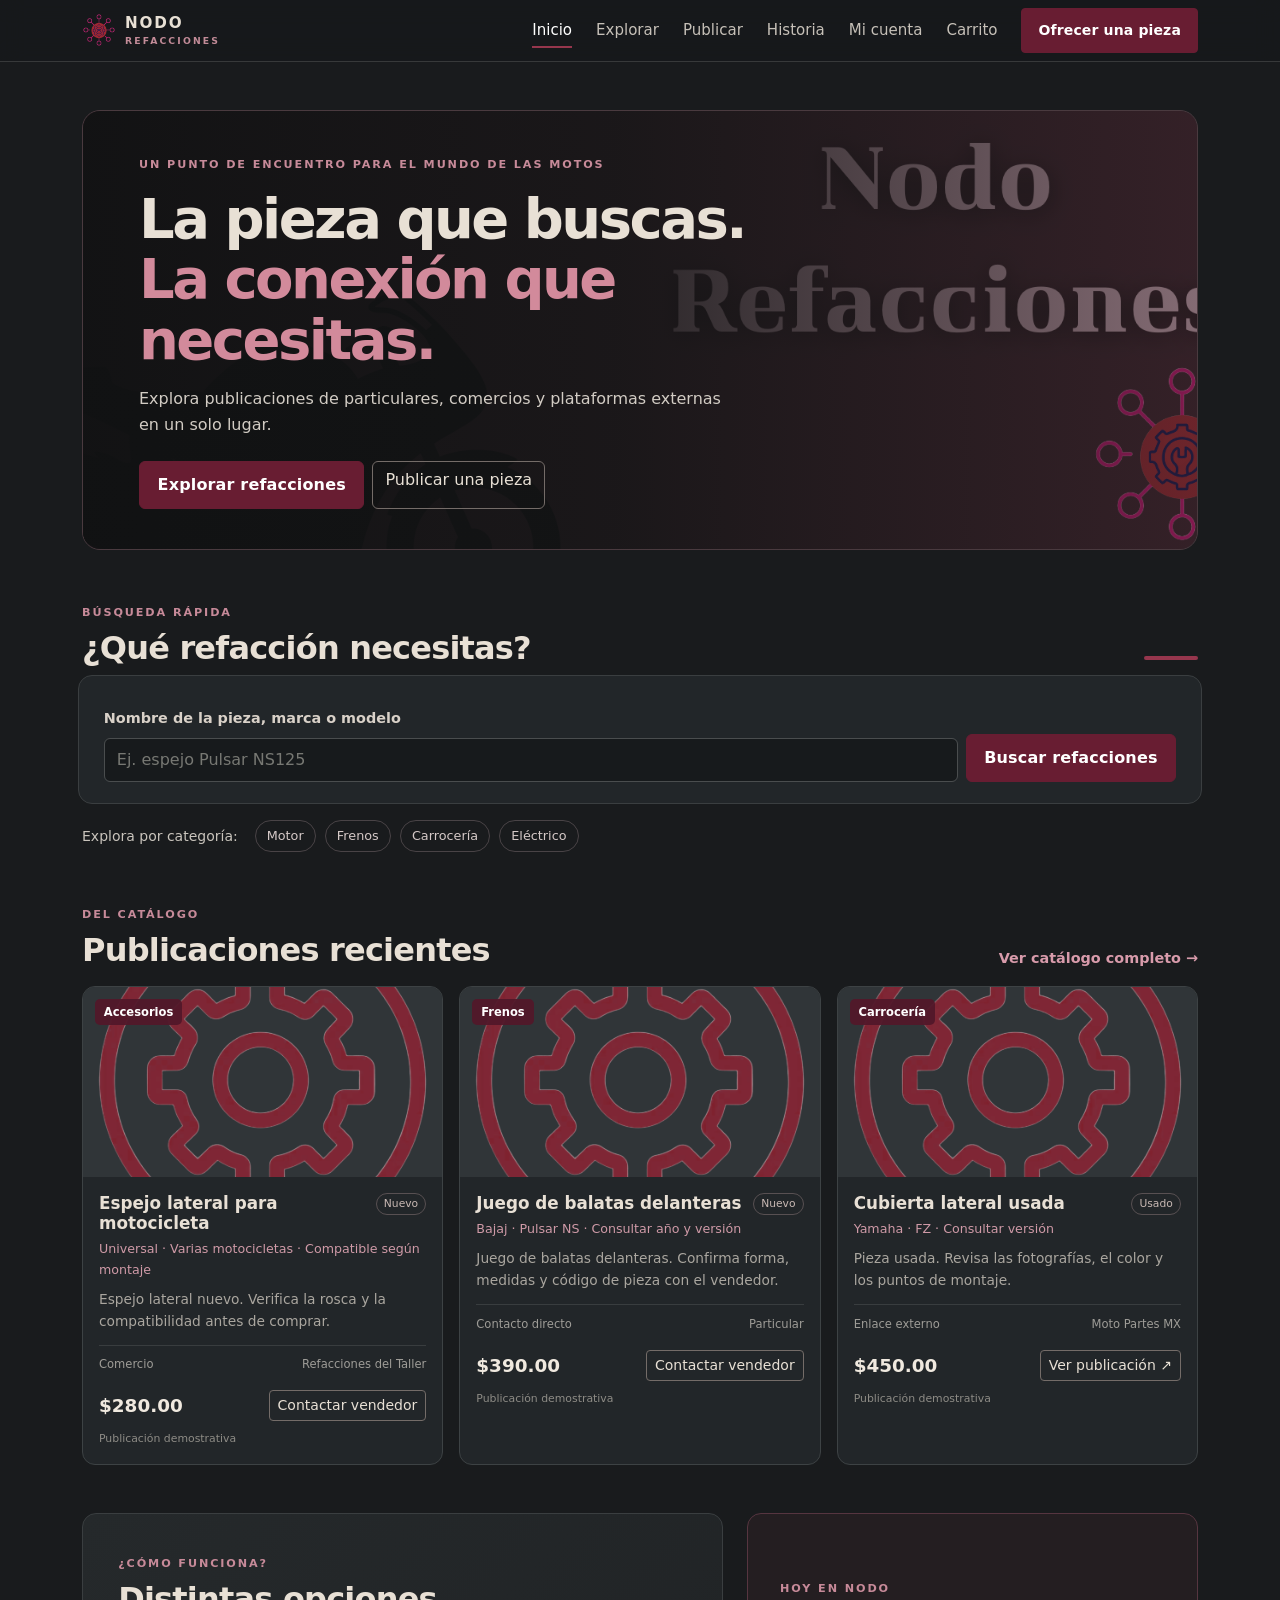
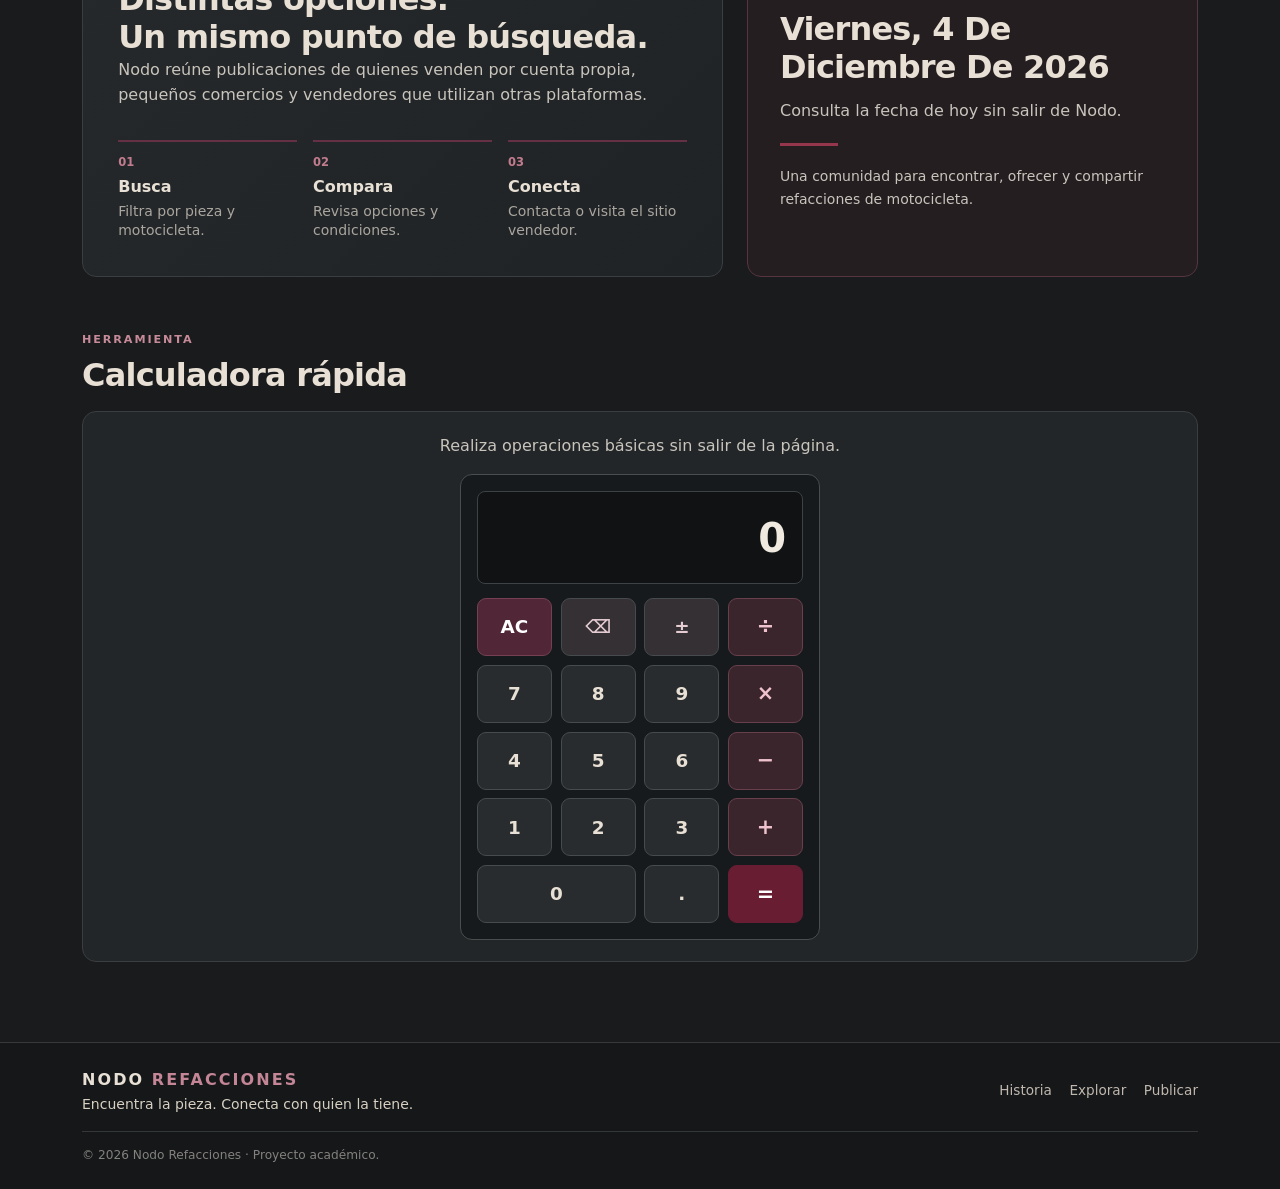
<file: index.html>
<!doctype html>
<html lang="es">
<head>
    <meta charset="utf-8">
    <meta name="viewport" content="width=device-width, initial-scale=1">
    <meta name="description" content="Nodo Refacciones conecta a personas que buscan y ofrecen refacciones para motocicletas.">
    <title>Nodo Refacciones | Inicio</title>
    <link rel="icon" type="image/svg+xml" href="assets/img/favicon_nodo.png">
    <link href="https://cdn.jsdelivr.net/npm/bootstrap@5.3.8/dist/css/bootstrap.min.css" rel="stylesheet" integrity="sha384-sRIl4kxILFvY47J16cr9ZwB07vP4J8+LH7qKQnuqkuIAvNWLzeN8tE5YBujZqJLB" crossorigin="anonymous">
    <link rel="stylesheet" href="css/styles.css">
</head>
<body>
    <a class="skip-link" href="#contenido">Saltar al contenido</a>

    <nav class="navbar navbar-expand-lg navbar-dark site-navbar sticky-top">
        <div class="container">
            <a class="navbar-brand brand-lockup" href="index.html">
                <img src="assets/img/favicon_nodo.png" alt="" width="34" height="34">
                <span>NODO <small>REFACCIONES</small></span>
            </a>
            <button class="navbar-toggler" type="button" data-bs-toggle="collapse" data-bs-target="#menuPrincipal" aria-controls="menuPrincipal" aria-expanded="false" aria-label="Abrir menú">
                <span class="navbar-toggler-icon"></span>
            </button>
            <div class="collapse navbar-collapse" id="menuPrincipal">
                <ul class="navbar-nav ms-auto align-items-lg-center gap-lg-2">
                    <li class="nav-item"><a class="nav-link active" aria-current="page" href="index.html">Inicio</a></li>
                    <li class="nav-item"><a class="nav-link" href="catalogo.html">Explorar</a></li>
                    <li class="nav-item"><a class="nav-link" href="publicar.html">Publicar</a></li>
                    <li class="nav-item"><a class="nav-link" href="historia.html">Historia</a></li>
                    <li class="nav-item"><a class="nav-link" href="cuenta.html" data-account-link>Mi cuenta</a></li><li class="nav-item"><a class="nav-link" href="carrito.html">Carrito <span class="badge text-bg-secondary d-none" data-carrito-contador>0</span></a></li>
                    <li class="nav-item ms-lg-2"><a class="btn btn-crimson btn-sm px-3" href="publicar.html">Ofrecer una pieza</a></li>
                </ul>
            </div>
        </div>
    </nav>

    <main id="contenido">
        <section class="container py-4 py-lg-5">
            <div class="hero-banner">
                <img src="assets/img/banner_nodo.png" alt="" class="hero-banner-img">
                <div class="hero-banner-shade"></div>
                <div class="hero-content">
                    <span class="eyebrow">Un punto de encuentro para el mundo de las motos</span>
                    <h1>La pieza que buscas.<br><span>La conexión que necesitas.</span></h1>
                    <p>Explora publicaciones de particulares, comercios y plataformas externas en un solo lugar.</p>
                    <div class="d-flex flex-wrap gap-2">
                        <a class="btn btn-crimson" href="catalogo.html">Explorar refacciones</a>
                        <a class="btn btn-outline-light" href="publicar.html">Publicar una pieza</a>
                    </div>
                </div>
            </div>
        </section>

        <section class="container pb-5">
            <div class="section-heading mb-3">
                <div>
                    <span class="eyebrow">Búsqueda rápida</span>
                    <h2>¿Qué refacción necesitas?</h2>
                </div>
                <span class="section-mark" aria-hidden="true"></span>
            </div>
            <form class="search-panel row g-2 align-items-end" action="catalogo.html" method="get">
                <div class="col-12 col-md">
                    <label class="form-label" for="busquedaInicio">Nombre de la pieza, marca o modelo</label>
                    <input class="form-control" type="search" id="busquedaInicio" name="q" placeholder="Ej. espejo Pulsar NS125">
                </div>
                <div class="col-12 col-md-auto">
                    <button class="btn btn-crimson w-100" type="submit">Buscar refacciones</button>
                </div>
            </form>
            <div class="quick-categories mt-3">
                <span class="text-muted small me-2">Explora por categoría:</span>
                <a href="catalogo.html?categoria=Motor">Motor</a>
                <a href="catalogo.html?categoria=Frenos">Frenos</a>
                <a href="catalogo.html?categoria=Carrocería">Carrocería</a>
                <a href="catalogo.html?categoria=Eléctrico">Eléctrico</a>
            </div>
        </section>

        <section class="container pb-5">
            <div class="section-heading mb-3">
                <div>
                    <span class="eyebrow">Del catálogo</span>
                    <h2>Publicaciones recientes</h2>
                </div>
                <a class="text-link" href="catalogo.html">Ver catálogo completo <span aria-hidden="true">→</span></a>
            </div>
            <div class="row g-3" id="publicacionesRecientes">
                <div class="col-12"><p class="text-muted">Cargando publicaciones…</p></div>
            </div>
        </section>

        <section class="container pb-5">
            <div class="row g-4 align-items-stretch">
                <div class="col-lg-7">
                    <div class="feature-panel h-100">
                        <span class="eyebrow">¿Cómo funciona?</span>
                        <h2>Distintas opciones.<br>Un mismo punto de búsqueda.</h2>
                        <p class="text-muted">Nodo reúne publicaciones de quienes venden por cuenta propia, pequeños comercios y vendedores que utilizan otras plataformas.</p>
                        <div class="row g-3 mt-2">
                            <div class="col-sm-4"><div class="mini-feature"><span>01</span><strong>Busca</strong><small>Filtra por pieza y motocicleta.</small></div></div>
                            <div class="col-sm-4"><div class="mini-feature"><span>02</span><strong>Compara</strong><small>Revisa opciones y condiciones.</small></div></div>
                            <div class="col-sm-4"><div class="mini-feature"><span>03</span><strong>Conecta</strong><small>Contacta o visita el sitio vendedor.</small></div></div>
                        </div>
                    </div>
                </div>
                <div class="col-lg-5">
                    <div class="date-panel h-100">
                        <span class="eyebrow">Hoy en Nodo</span>
                        <h2 id="fechaActual">Consultando fecha…</h2>
                        <p class="text-muted mb-0">Consulta la fecha de hoy sin salir de Nodo.</p>
                        <div class="date-rule"></div>
                        <p class="small text-muted mb-0">Una comunidad para encontrar, ofrecer y compartir refacciones de motocicleta.</p>
                    </div>
                </div>
            </div>
        </section>

        <section class="container pb-5">
            <div class="section-heading mb-3">
                <div>
                    <span class="eyebrow">Herramienta</span>
                    <h2>Calculadora rápida</h2>
                </div>
            </div>
            <div class="calculator-panel">
                <p class="text-muted text-center">Realiza operaciones básicas sin salir de la página.</p>
                <div class="calculator-widget" id="calculadora" aria-label="Calculadora básica">
                    <output class="calculator-display" id="calculadoraPantalla" aria-live="polite" aria-atomic="true">0</output>
                    <div class="calculator-keys">
                        <button class="calculator-key calculator-key-clear" type="button" data-calculator-action="clear" aria-label="Borrar todo">AC</button>
                        <button class="calculator-key calculator-key-utility" type="button" data-calculator-action="backspace" aria-label="Borrar último dígito">⌫</button>
                        <button class="calculator-key calculator-key-utility" type="button" data-calculator-action="sign" aria-label="Cambiar signo">±</button>
                        <button class="calculator-key calculator-key-operator" type="button" data-calculator-operator="/" aria-label="Dividir">÷</button>

                        <button class="calculator-key" type="button" data-calculator-digit="7">7</button>
                        <button class="calculator-key" type="button" data-calculator-digit="8">8</button>
                        <button class="calculator-key" type="button" data-calculator-digit="9">9</button>
                        <button class="calculator-key calculator-key-operator" type="button" data-calculator-operator="*" aria-label="Multiplicar">×</button>

                        <button class="calculator-key" type="button" data-calculator-digit="4">4</button>
                        <button class="calculator-key" type="button" data-calculator-digit="5">5</button>
                        <button class="calculator-key" type="button" data-calculator-digit="6">6</button>
                        <button class="calculator-key calculator-key-operator" type="button" data-calculator-operator="-" aria-label="Restar">−</button>

                        <button class="calculator-key" type="button" data-calculator-digit="1">1</button>
                        <button class="calculator-key" type="button" data-calculator-digit="2">2</button>
                        <button class="calculator-key" type="button" data-calculator-digit="3">3</button>
                        <button class="calculator-key calculator-key-operator" type="button" data-calculator-operator="+" aria-label="Sumar">+</button>

                        <button class="calculator-key calculator-key-zero" type="button" data-calculator-digit="0">0</button>
                        <button class="calculator-key" type="button" data-calculator-action="decimal" aria-label="Punto decimal">.</button>
                        <button class="calculator-key calculator-key-equals" type="button" data-calculator-action="equals" aria-label="Calcular resultado">=</button>
                    </div>
                </div>
            </div>
        </section>
    </main>

    <footer class="site-footer">
        <div class="container py-4">
            <div class="row g-3 align-items-center">
                <div class="col-md">
                    <a class="footer-brand" href="index.html">NODO <span>REFACCIONES</span></a>
                    <p class="small footer-tagline mb-0">Encuentra la pieza. Conecta con quien la tiene.</p>
                </div>
                <div class="col-md-auto footer-links">
                    <a href="historia.html">Historia</a>
                    <a href="catalogo.html">Explorar</a>
                    <a href="publicar.html">Publicar</a>
                </div>
                <div class="col-12"><div class="footer-bottom">© <span class="current-year"></span> Nodo Refacciones · Proyecto académico.</div></div>
            </div>
        </div>
    </footer>

    <script src="https://cdn.jsdelivr.net/npm/bootstrap@5.3.8/dist/js/bootstrap.bundle.min.js" integrity="sha384-FKyoEForCGlyvwx9Hj09JcYn3nv7wiPVlz7YYwJrWVcXK/BmnVDxM+D2scQbITxI" crossorigin="anonymous"></script>
    <script src="js/data.js"></script>
    <script src="js/main.js"></script><script src="js/auth.js"></script>
    <script src="js/home.js"></script>
</body>
</html>
</file>
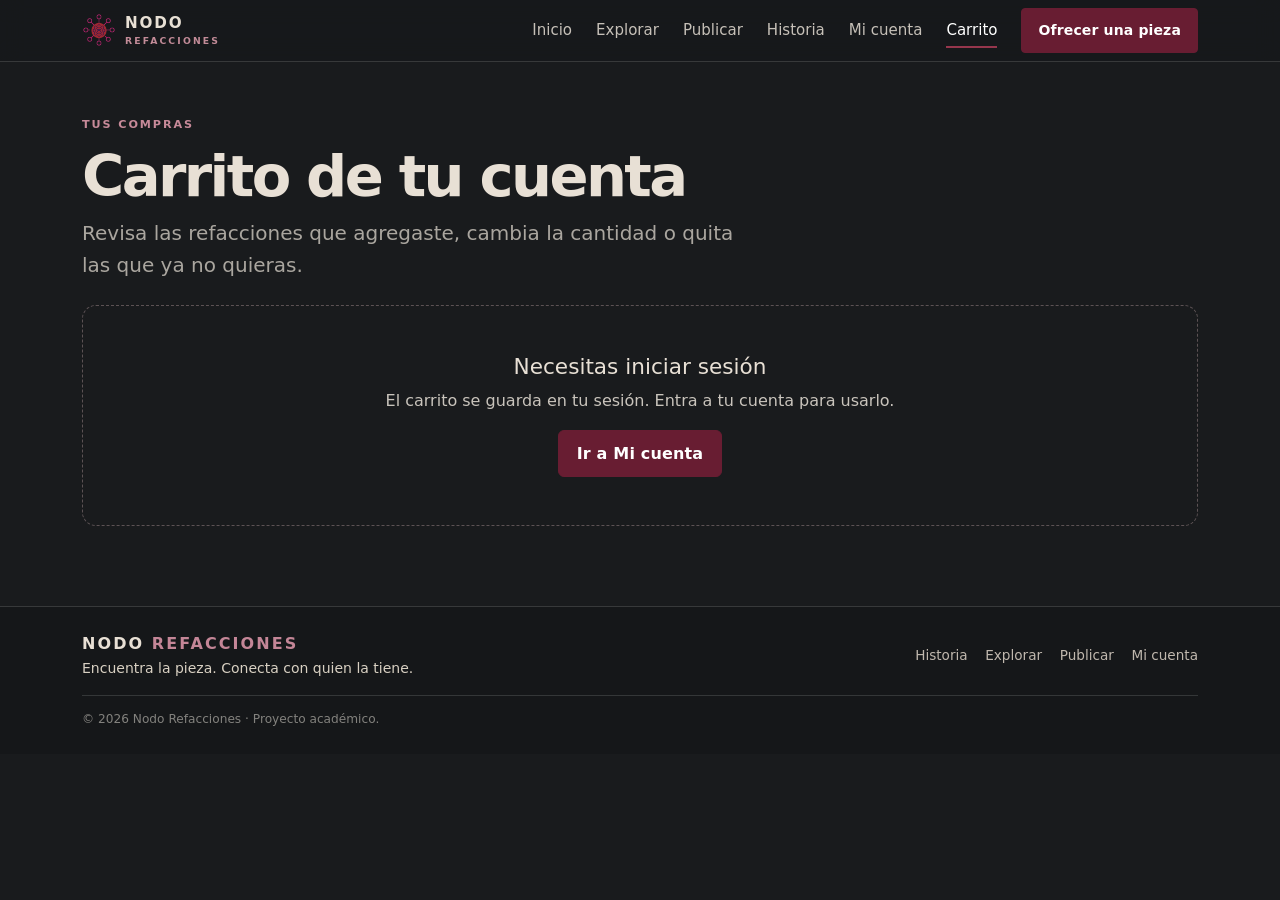
<file: carrito.html>
<!doctype html>
<html lang="es">
<head>
    <meta charset="utf-8">
    <meta name="viewport" content="width=device-width, initial-scale=1">
    <meta name="description" content="Revisa las refacciones que agregaste a tu carrito en Nodo Refacciones.">
    <title>Mi carrito | Nodo Refacciones</title>
    <link rel="icon" type="image/svg+xml" href="assets/img/favicon_nodo.png">
    <link href="https://cdn.jsdelivr.net/npm/bootstrap@5.3.8/dist/css/bootstrap.min.css" rel="stylesheet" integrity="sha384-sRIl4kxILFvY47J16cr9ZwB07vP4J8+LH7qKQnuqkuIAvNWLzeN8tE5YBujZqJLB" crossorigin="anonymous">
    <link rel="stylesheet" href="css/styles.css">
</head>
<body>
    <a class="skip-link" href="#contenido">Saltar al contenido</a>
    <nav class="navbar navbar-expand-lg navbar-dark site-navbar sticky-top">
        <div class="container">
            <a class="navbar-brand brand-lockup" href="index.html"><img src="assets/img/favicon_nodo.png" alt="" width="34" height="34"><span>NODO <small>REFACCIONES</small></span></a>
            <button class="navbar-toggler" type="button" data-bs-toggle="collapse" data-bs-target="#menuPrincipal" aria-controls="menuPrincipal" aria-expanded="false" aria-label="Abrir menú"><span class="navbar-toggler-icon"></span></button>
            <div class="collapse navbar-collapse" id="menuPrincipal"><ul class="navbar-nav ms-auto align-items-lg-center gap-lg-2">
                <li class="nav-item"><a class="nav-link" href="index.html">Inicio</a></li><li class="nav-item"><a class="nav-link" href="catalogo.html">Explorar</a></li><li class="nav-item"><a class="nav-link" href="publicar.html">Publicar</a></li><li class="nav-item"><a class="nav-link" href="historia.html">Historia</a></li><li class="nav-item"><a class="nav-link" href="cuenta.html" data-account-link>Mi cuenta</a></li><li class="nav-item"><a class="nav-link active" aria-current="page" href="carrito.html">Carrito <span class="badge text-bg-secondary d-none" data-carrito-contador>0</span></a></li>
                    <li class="nav-item ms-lg-2"><a class="btn btn-crimson btn-sm px-3" href="publicar.html">Ofrecer una pieza</a></li>
            </ul></div>
        </div>
    </nav>

    <main id="contenido" class="container py-5">
        <header class="page-intro mb-4">
            <span class="eyebrow">Tus compras</span>
            <h1>Carrito de <span id="nombreUsuarioCarrito">tu cuenta</span></h1>
            <p class="lead text-muted">Revisa las refacciones que agregaste, cambia la cantidad o quita las que ya no quieras.</p>
        </header>

        <div id="avisoCarrito" class="d-none" role="status" aria-live="polite"></div>

        <section id="zonaCarrito" class="d-none">
            <div class="table-responsive">
                <table class="table table-dark align-middle">
                    <thead>
                        <tr><th>Refacción</th><th>Precio</th><th style="width: 120px;">Cantidad</th><th>Subtotal</th><th>Acciones</th></tr>
                    </thead>
                    <tbody id="cuerpoCarrito"></tbody>
                    <tfoot>
                        <tr><th colspan="3" class="text-end">Total</th><th colspan="2" id="totalCarrito">$0.00</th></tr>
                    </tfoot>
                </table>
            </div>
            <a class="text-link" href="catalogo.html">← Seguir explorando refacciones</a>
        </section>

        <div id="carritoVacio" class="empty-state d-none">
            <h2>Tu carrito está vacío</h2>
            <p class="text-muted">Agrega refacciones desde el catálogo y aparecerán aquí.</p>
            <a class="btn btn-crimson" href="catalogo.html">Explorar refacciones</a>
        </div>

        <div id="carritoSinSesion" class="empty-state d-none">
            <h2>Necesitas iniciar sesión</h2>
            <p class="text-muted">El carrito se guarda en tu sesión. Entra a tu cuenta para usarlo.</p>
            <a class="btn btn-crimson" href="cuenta.html">Ir a Mi cuenta</a>
        </div>
    </main>

    <footer class="site-footer"><div class="container py-4"><div class="row g-3 align-items-center"><div class="col-md"><a class="footer-brand" href="index.html">NODO <span>REFACCIONES</span></a><p class="small footer-tagline mb-0">Encuentra la pieza. Conecta con quien la tiene.</p></div><div class="col-md-auto footer-links"><a href="historia.html">Historia</a><a href="catalogo.html">Explorar</a><a href="publicar.html">Publicar</a><a href="cuenta.html">Mi cuenta</a></div><div class="col-12"><div class="footer-bottom">© <span class="current-year"></span> Nodo Refacciones · Proyecto académico.</div></div></div></div></footer>
    <script src="https://cdn.jsdelivr.net/npm/bootstrap@5.3.8/dist/js/bootstrap.bundle.min.js" integrity="sha384-FKyoEForCGlyvwx9Hj09JcYn3nv7wiPVlz7YYwJrWVcXK/BmnVDxM+D2scQbITxI" crossorigin="anonymous"></script>
    <script src="js/main.js"></script><script src="js/auth.js"></script><script src="js/carrito.js"></script>
</body>
</html>
</file>
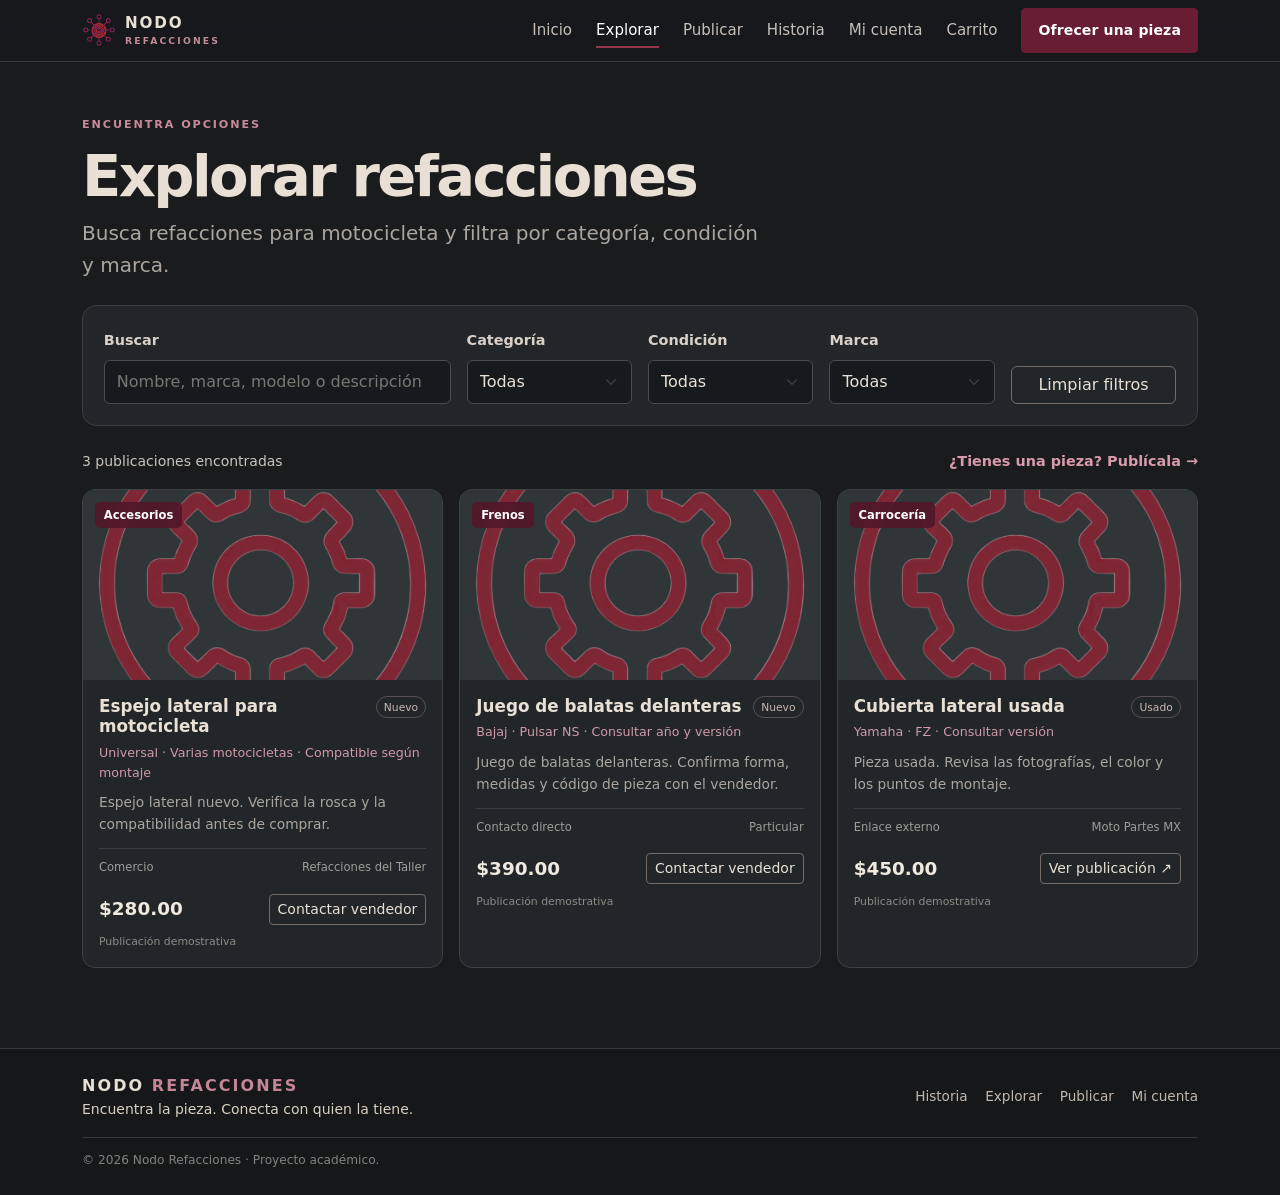
<file: catalogo.html>
<!doctype html>
<html lang="es">
<head>
    <meta charset="utf-8">
    <meta name="viewport" content="width=device-width, initial-scale=1">
    <meta name="description" content="Explora publicaciones de refacciones para motocicleta en Nodo Refacciones.">
    <title>Explorar refacciones | Nodo Refacciones</title>
    <link rel="icon" type="image/svg+xml" href="assets/img/favicon_nodo.png">
    <link href="https://cdn.jsdelivr.net/npm/bootstrap@5.3.8/dist/css/bootstrap.min.css" rel="stylesheet" integrity="sha384-sRIl4kxILFvY47J16cr9ZwB07vP4J8+LH7qKQnuqkuIAvNWLzeN8tE5YBujZqJLB" crossorigin="anonymous">
    <link rel="stylesheet" href="css/styles.css">
</head>
<body>
    <a class="skip-link" href="#contenido">Saltar al contenido</a>
    <nav class="navbar navbar-expand-lg navbar-dark site-navbar sticky-top">
        <div class="container">
            <a class="navbar-brand brand-lockup" href="index.html"><img src="assets/img/favicon_nodo.png" alt="" width="34" height="34"><span>NODO <small>REFACCIONES</small></span></a>
            <button class="navbar-toggler" type="button" data-bs-toggle="collapse" data-bs-target="#menuPrincipal" aria-controls="menuPrincipal" aria-expanded="false" aria-label="Abrir menú"><span class="navbar-toggler-icon"></span></button>
            <div class="collapse navbar-collapse" id="menuPrincipal"><ul class="navbar-nav ms-auto align-items-lg-center gap-lg-2">
                <li class="nav-item"><a class="nav-link" href="index.html">Inicio</a></li><li class="nav-item"><a class="nav-link active" aria-current="page" href="catalogo.html">Explorar</a></li><li class="nav-item"><a class="nav-link" href="publicar.html">Publicar</a></li><li class="nav-item"><a class="nav-link" href="historia.html">Historia</a></li><li class="nav-item"><a class="nav-link" href="cuenta.html" data-account-link>Mi cuenta</a></li><li class="nav-item"><a class="nav-link" href="carrito.html">Carrito <span class="badge text-bg-secondary d-none" data-carrito-contador>0</span></a></li>
                    <li class="nav-item ms-lg-2"><a class="btn btn-crimson btn-sm px-3" href="publicar.html">Ofrecer una pieza</a></li>
            </ul></div>
        </div>
    </nav>

    <main id="contenido" class="container py-5">
        <header class="page-intro mb-4"><span class="eyebrow">Encuentra opciones</span><h1>Explorar refacciones</h1><p class="lead text-muted">Busca refacciones para motocicleta y filtra por categoría, condición y marca.</p></header>
        <section class="filter-panel mb-4" aria-label="Filtros del catálogo">
            <div class="row g-3 align-items-end">
                <div class="col-12 col-lg-4"><label class="form-label" for="filtroTexto">Buscar</label><input class="form-control" type="search" id="filtroTexto" placeholder="Nombre, marca, modelo o descripción"></div>
                <div class="col-6 col-lg-2"><label class="form-label" for="filtroCategoria">Categoría</label><select class="form-select" id="filtroCategoria"><option value="">Todas</option><option>Motor</option><option>Frenos</option><option>Carrocería</option><option>Eléctrico</option><option>Accesorios</option></select></div>
                <div class="col-6 col-lg-2"><label class="form-label" for="filtroCondicion">Condición</label><select class="form-select" id="filtroCondicion"><option value="">Todas</option><option>Nuevo</option><option>Usado</option><option>Reacondicionado</option></select></div>
                <div class="col-6 col-lg-2"><label class="form-label" for="filtroMarca">Marca</label><select class="form-select" id="filtroMarca"><option value="">Todas</option><option>Bajaj</option><option>Italika</option><option>Yamaha</option><option>Universal</option></select></div>
                <div class="col-6 col-lg-2"><button class="btn btn-outline-light w-100" type="button" id="limpiarFiltros">Limpiar filtros</button></div>
            </div>
        </section>
        <div class="d-flex justify-content-between align-items-center flex-wrap gap-2 mb-3"><p class="small text-muted mb-0" id="contadorResultados" aria-live="polite">Cargando resultados…</p><a class="text-link" href="publicar.html">¿Tienes una pieza? Publícala →</a></div>
        <div id="avisoCatalogo" class="d-none" role="status" aria-live="polite"></div>
        <div class="row g-3" id="listaPublicaciones"></div>
        <div class="empty-state d-none" id="sinResultados"><h2>No encontramos publicaciones</h2><p class="text-muted">Prueba con otros términos o elimina algunos filtros.</p><button class="btn btn-outline-light" id="limpiarDesdeVacio" type="button">Limpiar búsqueda</button></div>
    </main>

    <footer class="site-footer"><div class="container py-4"><div class="row g-3 align-items-center"><div class="col-md"><a class="footer-brand" href="index.html">NODO <span>REFACCIONES</span></a><p class="small footer-tagline mb-0">Encuentra la pieza. Conecta con quien la tiene.</p></div><div class="col-md-auto footer-links"><a href="historia.html">Historia</a><a href="catalogo.html">Explorar</a><a href="publicar.html">Publicar</a><a href="cuenta.html">Mi cuenta</a></div><div class="col-12"><div class="footer-bottom">© <span class="current-year"></span> Nodo Refacciones · Proyecto académico.</div></div></div></div></footer>
    <script src="https://cdn.jsdelivr.net/npm/bootstrap@5.3.8/dist/js/bootstrap.bundle.min.js" integrity="sha384-FKyoEForCGlyvwx9Hj09JcYn3nv7wiPVlz7YYwJrWVcXK/BmnVDxM+D2scQbITxI" crossorigin="anonymous"></script>
    <script src="js/data.js"></script><script src="js/main.js"></script><script src="js/auth.js"></script><script src="js/catalogo.js"></script>
</body>
</html>
</file>
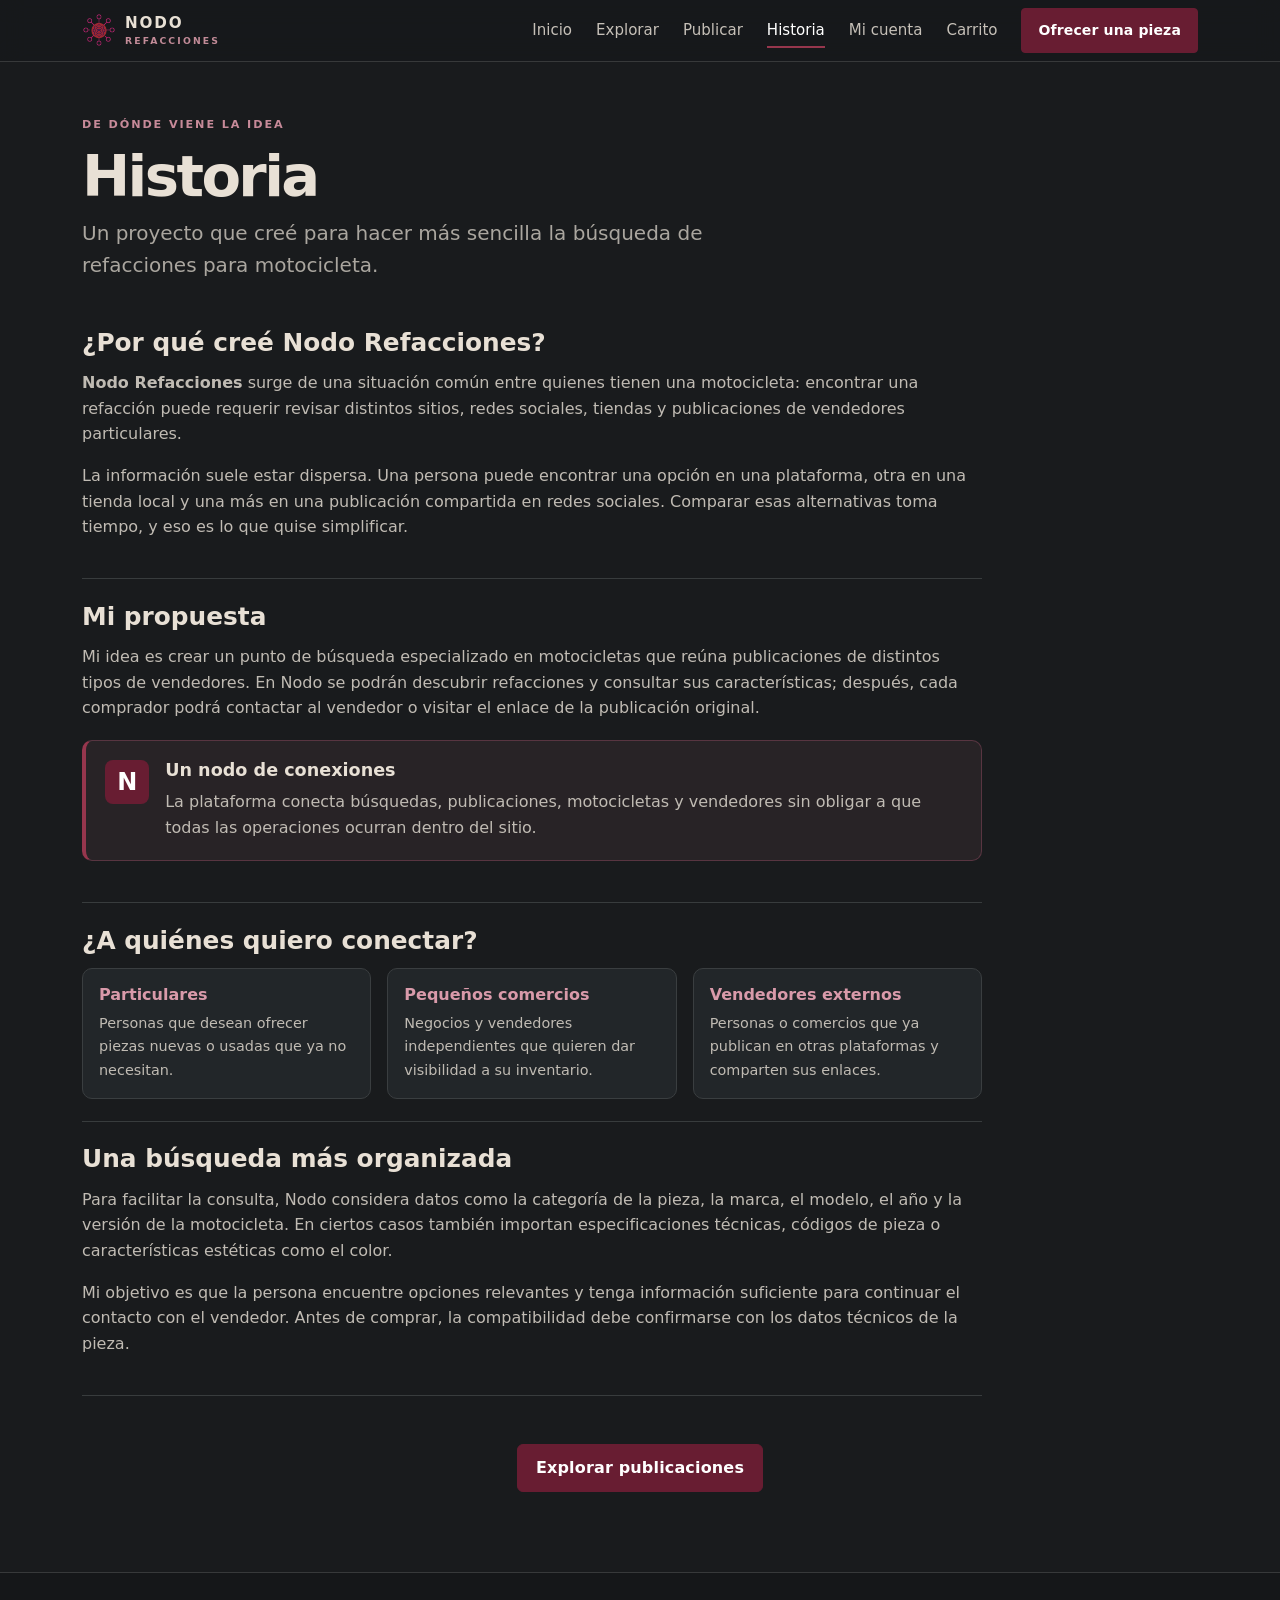
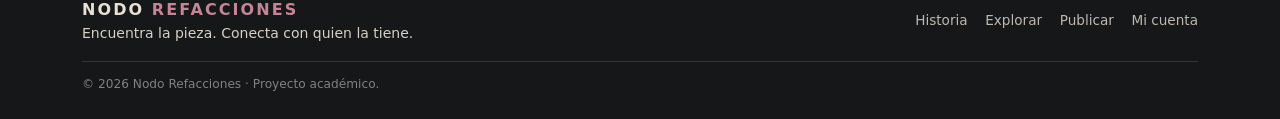
<file: historia.html>
<!doctype html>
<html lang="es">
<head>
    <meta charset="utf-8">
    <meta name="viewport" content="width=device-width, initial-scale=1">
    <meta name="description" content="Conoce por qué creé Nodo Refacciones y cuál es su propuesta.">
    <title>Historia | Nodo Refacciones</title>
    <link rel="icon" type="image/svg+xml" href="assets/img/favicon_nodo.png">
    <link href="https://cdn.jsdelivr.net/npm/bootstrap@5.3.8/dist/css/bootstrap.min.css" rel="stylesheet" integrity="sha384-sRIl4kxILFvY47J16cr9ZwB07vP4J8+LH7qKQnuqkuIAvNWLzeN8tE5YBujZqJLB" crossorigin="anonymous">
    <link rel="stylesheet" href="css/styles.css">
</head>
<body>
    <a class="skip-link" href="#contenido">Saltar al contenido</a>
    <nav class="navbar navbar-expand-lg navbar-dark site-navbar sticky-top">
        <div class="container">
            <a class="navbar-brand brand-lockup" href="index.html"><img src="assets/img/favicon_nodo.png" alt="" width="34" height="34"><span>NODO <small>REFACCIONES</small></span></a>
            <button class="navbar-toggler" type="button" data-bs-toggle="collapse" data-bs-target="#menuPrincipal" aria-controls="menuPrincipal" aria-expanded="false" aria-label="Abrir menú"><span class="navbar-toggler-icon"></span></button>
            <div class="collapse navbar-collapse" id="menuPrincipal"><ul class="navbar-nav ms-auto align-items-lg-center gap-lg-2">
                <li class="nav-item"><a class="nav-link" href="index.html">Inicio</a></li><li class="nav-item"><a class="nav-link" href="catalogo.html">Explorar</a></li><li class="nav-item"><a class="nav-link" href="publicar.html">Publicar</a></li><li class="nav-item"><a class="nav-link active" aria-current="page" href="historia.html">Historia</a></li><li class="nav-item"><a class="nav-link" href="cuenta.html" data-account-link>Mi cuenta</a></li><li class="nav-item"><a class="nav-link" href="carrito.html">Carrito <span class="badge text-bg-secondary d-none" data-carrito-contador>0</span></a></li>
                    <li class="nav-item ms-lg-2"><a class="btn btn-crimson btn-sm px-3" href="publicar.html">Ofrecer una pieza</a></li>
            </ul></div>
        </div>
    </nav>

    <main id="contenido" class="container py-5">
        <header class="page-intro mb-4">
            <span class="eyebrow">De dónde viene la idea</span>
            <h1>Historia</h1>
            <p class="lead text-muted">Un proyecto que creé para hacer más sencilla la búsqueda de refacciones para motocicleta.</p>
        </header>
        <article class="story-layout">
            <section class="story-section">
                <h2>¿Por qué creé Nodo Refacciones?</h2>
                <p><strong>Nodo Refacciones</strong> surge de una situación común entre quienes tienen una motocicleta: encontrar una refacción puede requerir revisar distintos sitios, redes sociales, tiendas y publicaciones de vendedores particulares.</p>
                <p>La información suele estar dispersa. Una persona puede encontrar una opción en una plataforma, otra en una tienda local y una más en una publicación compartida en redes sociales. Comparar esas alternativas toma tiempo, y eso es lo que quise simplificar.</p>
            </section>
            <section class="story-section">
                <h2>Mi propuesta</h2>
                <p>Mi idea es crear un punto de búsqueda especializado en motocicletas que reúna publicaciones de distintos tipos de vendedores. En Nodo se podrán descubrir refacciones y consultar sus características; después, cada comprador podrá contactar al vendedor o visitar el enlace de la publicación original.</p>
                <div class="story-callout">
                    <span class="callout-mark" aria-hidden="true">N</span>
                    <div><h3>Un nodo de conexiones</h3><p class="mb-0">La plataforma conecta búsquedas, publicaciones, motocicletas y vendedores sin obligar a que todas las operaciones ocurran dentro del sitio.</p></div>
                </div>
            </section>
            <section class="story-section">
                <h2>¿A quiénes quiero conectar?</h2>
                <div class="row g-3">
                    <div class="col-md-4"><div class="story-card"><h3>Particulares</h3><p>Personas que desean ofrecer piezas nuevas o usadas que ya no necesitan.</p></div></div>
                    <div class="col-md-4"><div class="story-card"><h3>Pequeños comercios</h3><p>Negocios y vendedores independientes que quieren dar visibilidad a su inventario.</p></div></div>
                    <div class="col-md-4"><div class="story-card"><h3>Vendedores externos</h3><p>Personas o comercios que ya publican en otras plataformas y comparten sus enlaces.</p></div></div>
                </div>
            </section>
            <section class="story-section">
                <h2>Una búsqueda más organizada</h2>
                <p>Para facilitar la consulta, Nodo considera datos como la categoría de la pieza, la marca, el modelo, el año y la versión de la motocicleta. En ciertos casos también importan especificaciones técnicas, códigos de pieza o características estéticas como el color.</p>
                <p>Mi objetivo es que la persona encuentre opciones relevantes y tenga información suficiente para continuar el contacto con el vendedor. Antes de comprar, la compatibilidad debe confirmarse con los datos técnicos de la pieza.</p>
            </section>
        </article>
        <div class="text-center mt-5"><a class="btn btn-crimson" href="catalogo.html">Explorar publicaciones</a></div>
    </main>

    <footer class="site-footer"><div class="container py-4"><div class="row g-3 align-items-center"><div class="col-md"><a class="footer-brand" href="index.html">NODO <span>REFACCIONES</span></a><p class="small footer-tagline mb-0">Encuentra la pieza. Conecta con quien la tiene.</p></div><div class="col-md-auto footer-links"><a href="historia.html">Historia</a><a href="catalogo.html">Explorar</a><a href="publicar.html">Publicar</a><a href="cuenta.html">Mi cuenta</a></div><div class="col-12"><div class="footer-bottom">© <span class="current-year"></span> Nodo Refacciones · Proyecto académico.</div></div></div></div></footer>
    <script src="https://cdn.jsdelivr.net/npm/bootstrap@5.3.8/dist/js/bootstrap.bundle.min.js" integrity="sha384-FKyoEForCGlyvwx9Hj09JcYn3nv7wiPVlz7YYwJrWVcXK/BmnVDxM+D2scQbITxI" crossorigin="anonymous"></script>
    <script src="js/main.js"></script><script src="js/auth.js"></script>
</body>
</html>
</file>
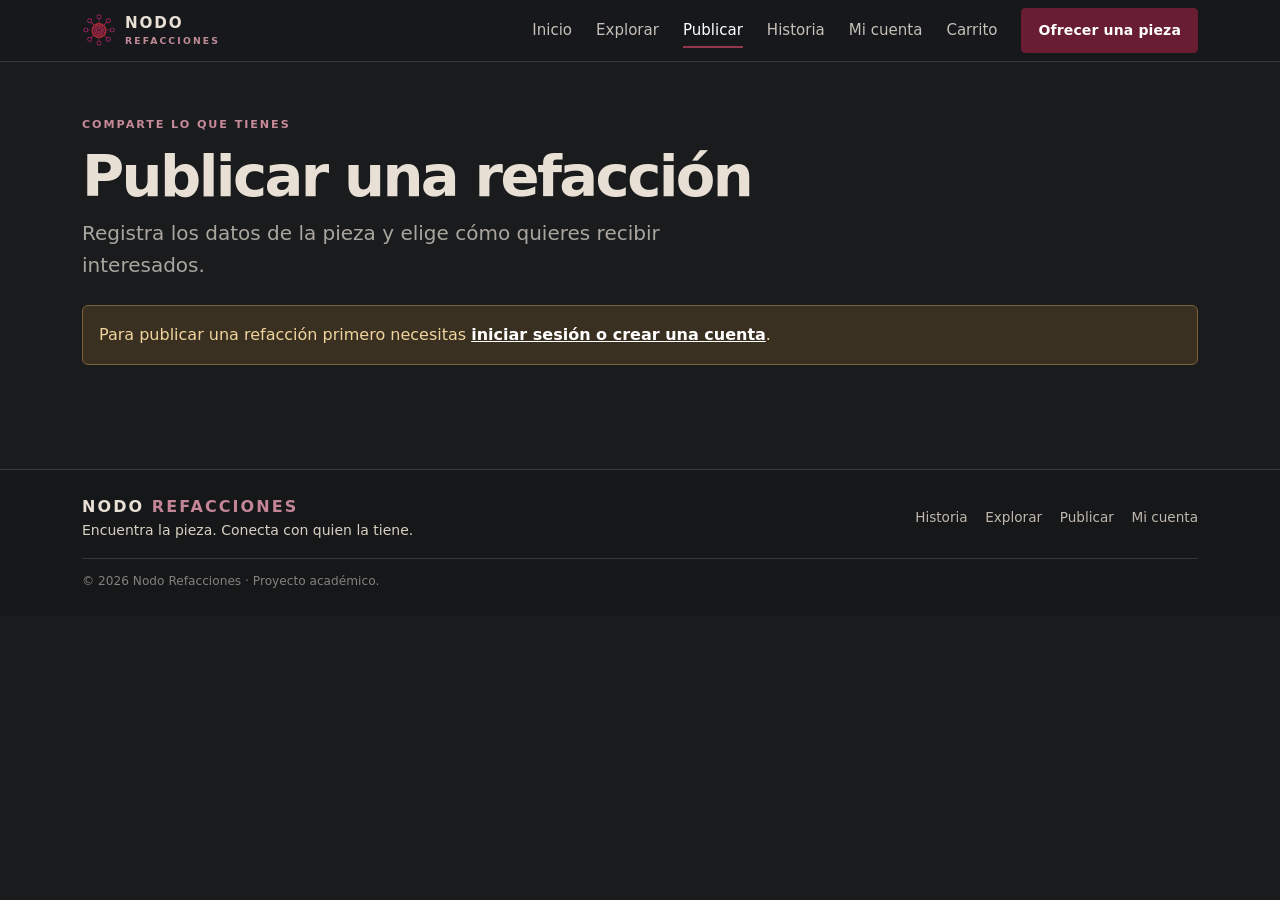
<file: publicar.html>
<!doctype html>
<html lang="es">
<head>
    <meta charset="utf-8">
    <meta name="viewport" content="width=device-width, initial-scale=1">
    <meta name="description" content="Publica una refacción en Nodo Refacciones.">
    <title>Publicar una refacción | Nodo Refacciones</title>
    <link rel="icon" type="image/svg+xml" href="assets/img/favicon_nodo.png">
    <link href="https://cdn.jsdelivr.net/npm/bootstrap@5.3.8/dist/css/bootstrap.min.css" rel="stylesheet" integrity="sha384-sRIl4kxILFvY47J16cr9ZwB07vP4J8+LH7qKQnuqkuIAvNWLzeN8tE5YBujZqJLB" crossorigin="anonymous">
    <link rel="stylesheet" href="css/styles.css">
</head>
<body>
    <a class="skip-link" href="#contenido">Saltar al contenido</a>
    <nav class="navbar navbar-expand-lg navbar-dark site-navbar sticky-top">
        <div class="container">
            <a class="navbar-brand brand-lockup" href="index.html"><img src="assets/img/favicon_nodo.png" alt="" width="34" height="34"><span>NODO <small>REFACCIONES</small></span></a>
            <button class="navbar-toggler" type="button" data-bs-toggle="collapse" data-bs-target="#menuPrincipal" aria-controls="menuPrincipal" aria-expanded="false" aria-label="Abrir menú"><span class="navbar-toggler-icon"></span></button>
            <div class="collapse navbar-collapse" id="menuPrincipal"><ul class="navbar-nav ms-auto align-items-lg-center gap-lg-2">
                <li class="nav-item"><a class="nav-link" href="index.html">Inicio</a></li><li class="nav-item"><a class="nav-link" href="catalogo.html">Explorar</a></li><li class="nav-item"><a class="nav-link active" aria-current="page" href="publicar.html">Publicar</a></li><li class="nav-item"><a class="nav-link" href="historia.html">Historia</a></li><li class="nav-item"><a class="nav-link" href="cuenta.html" data-account-link>Mi cuenta</a></li><li class="nav-item"><a class="nav-link" href="carrito.html">Carrito <span class="badge text-bg-secondary d-none" data-carrito-contador>0</span></a></li>
                    <li class="nav-item ms-lg-2"><a class="btn btn-crimson btn-sm px-3" href="publicar.html">Ofrecer una pieza</a></li>
            </ul></div>
        </div>
    </nav>

    <main id="contenido" class="container py-5">
        <header class="page-intro mb-4"><span class="eyebrow">Comparte lo que tienes</span><h1 id="tituloPagina">Publicar una refacción</h1><p class="lead text-muted" id="introPagina">Registra los datos de la pieza y elige cómo quieres recibir interesados.</p></header>
        <div class="alert alert-warning d-none mb-4" id="avisoCuentaPublicar" role="status">
            Para publicar una refacción primero necesitas <a href="cuenta.html" class="alert-link">iniciar sesión o crear una cuenta</a>.
        </div>
        <div class="row g-4 align-items-start d-none" id="contenidoPublicacion">
            <div class="col-lg-8">
                <form id="formPublicacion" class="form-panel" novalidate>
                    <div class="form-section-heading"><span>01</span><div><h2>Información de la pieza</h2><p>Los campos marcados con * son obligatorios.</p></div></div>
                    <div class="row g-3">
                        <div class="col-12"><label class="form-label" for="titulo">Nombre de la refacción *</label><input class="form-control" id="titulo" name="titulo" type="text" maxlength="90" placeholder="Ej. Espejo lateral derecho para motocicleta"><div class="invalid-feedback">Escribe un nombre de al menos 4 caracteres.</div></div>
                        <div class="col-md-6"><label class="form-label" for="categoria">Categoría *</label><select class="form-select" id="categoria" name="categoria"><option value="">Selecciona una categoría</option><option>Motor</option><option>Frenos</option><option>Carrocería</option><option>Eléctrico</option><option>Accesorios</option></select><div class="invalid-feedback">Selecciona una categoría.</div></div>
                        <div class="col-md-6"><label class="form-label" id="etiquetaCondicion">Condición *</label><div class="d-flex flex-wrap gap-3 pt-1" id="grupoCondicion" role="radiogroup" aria-labelledby="etiquetaCondicion"><div class="form-check"><input class="form-check-input" type="radio" name="condicion" id="condicionNuevo" value="Nuevo"><label class="form-check-label" for="condicionNuevo">Nuevo</label></div><div class="form-check"><input class="form-check-input" type="radio" name="condicion" id="condicionUsado" value="Usado"><label class="form-check-label" for="condicionUsado">Usado</label></div><div class="form-check"><input class="form-check-input" type="radio" name="condicion" id="condicionReacondicionado" value="Reacondicionado"><label class="form-check-label" for="condicionReacondicionado">Reacondicionado</label></div></div><div class="invalid-feedback">Selecciona la condición de la pieza.</div></div>
                        <div class="col-md-6"><label class="form-label" for="precio">Precio (MXN) *</label><input class="form-control" id="precio" name="precio" type="number" step="0.01" placeholder="Ej. 450"><div class="invalid-feedback">Ingresa un precio válido, igual o mayor a cero.</div></div>
                        <div class="col-md-6"><label class="form-label" for="codigoPieza">Número o código de pieza</label><input class="form-control" id="codigoPieza" name="codigoPieza" type="text" maxlength="50" placeholder="Opcional"></div>
                        <div class="col-12"><label class="form-label" for="descripcion">Descripción *</label><textarea class="form-control" id="descripcion" name="descripcion" rows="3" maxlength="600" placeholder="Describe el estado, detalles y características de la refacción."></textarea><div class="invalid-feedback">Escribe una descripción de al menos 15 caracteres.</div></div>
                    </div>

                    <div class="form-section-heading mt-4"><span>02</span><div><h2>Compatibilidad de la motocicleta</h2><p>Completa los datos que conozcas. La versión y el color son opcionales.</p></div></div>
                    <div class="row g-3">
                        <div class="col-md-6"><label class="form-label" for="marcaMoto">Marca *</label><input class="form-control" id="marcaMoto" name="marcaMoto" type="text" maxlength="50" placeholder="Ej. Bajaj"><div class="invalid-feedback">Indica la marca de la motocicleta.</div></div>
                        <div class="col-md-6"><label class="form-label" for="modeloMoto">Modelo *</label><input class="form-control" id="modeloMoto" name="modeloMoto" type="text" maxlength="70" placeholder="Ej. Pulsar NS125"><div class="invalid-feedback">Indica el modelo.</div></div>
                        <div class="col-md-3"><label class="form-label" for="anioMoto">Año *</label><input class="form-control" id="anioMoto" name="anioMoto" type="number" step="1" placeholder="Ej. 2023"><div class="invalid-feedback">Ingresa un año válido.</div></div>
                        <div class="col-md-3"><label class="form-label" for="versionMoto">Versión</label><input class="form-control" id="versionMoto" name="versionMoto" type="text" maxlength="50" placeholder="Opcional"></div>
                        <div class="col-md-6"><label class="form-label" for="colorMoto">Color</label><input class="form-control" id="colorMoto" name="colorMoto" type="text" maxlength="40" placeholder="Opcional"></div>
                    </div>

                    <div class="form-section-heading mt-4"><span>03</span><div><h2>Modalidad de publicación</h2><p>Indica dónde se realizará el contacto o la operación.</p></div></div>
                    <div class="row g-3">
                        <div class="col-12"><label class="form-label" for="modalidad">¿Cómo ofreces la pieza? *</label><select class="form-select" id="modalidad" name="modalidad"><option value="">Selecciona una modalidad</option><option value="directa">Venta directa entre particulares</option><option value="comercio">Comercio o vendedor independiente</option><option value="externa">Enlace a publicación externa</option></select><div class="invalid-feedback">Selecciona una modalidad.</div></div>
                        <div class="col-md-6" id="grupoVendedor"><label class="form-label" for="vendedor">Nombre del vendedor o comercio *</label><input class="form-control" id="vendedor" name="vendedor" type="text" maxlength="70" placeholder="Nombre que verá el público"><div class="invalid-feedback">Escribe el nombre del vendedor.</div></div>
                        <div class="col-md-6" id="grupoContacto"><label class="form-label" for="contacto">Correo o teléfono de contacto *</label><input class="form-control" id="contacto" name="contacto" type="text" maxlength="100" placeholder="correo@ejemplo.com o teléfono"><div class="invalid-feedback">Ingresa un correo o teléfono válido.</div></div>
                        <div class="col-12 d-none" id="grupoEnlace"><label class="form-label" for="enlaceExterno">Enlace de la publicación original *</label><input class="form-control" id="enlaceExterno" name="enlaceExterno" type="url" placeholder="https://..."><div class="invalid-feedback">Ingresa una dirección web válida que comience con https:// o http://.</div></div>
                    </div>
                    <div class="form-check mt-4"><input class="form-check-input" type="checkbox" id="confirmacion"><label class="form-check-label" for="confirmacion">Confirmo que la información proporcionada es correcta. *</label><div class="invalid-feedback">Debes confirmar la información antes de publicar.</div></div>
                    <div class="d-flex flex-wrap gap-2 mt-4"><button class="btn btn-crimson" type="submit" id="botonEnviar">Publicar refacción</button><button class="btn btn-outline-light" type="button" id="limpiarFormulario">Limpiar formulario</button></div>
                    <div class="alert alert-success mt-3 d-none" id="mensajeExito" role="status"></div>
                </form>
            </div>
            <aside class="col-lg-4">
                <div class="sidebar-note"><span class="eyebrow">Antes de publicar</span><h2>Información clara genera confianza.</h2><p>Describe cualquier detalle que pueda afectar el estado o la compatibilidad de la pieza.</p><ul><li>Comprueba marca, modelo y año.</li><li>Agrega el número de parte si lo conoces.</li><li>Verifica que el contacto o enlace esté actualizado.</li></ul><div class="note-divider"></div><p class="small text-muted mb-0">Las publicaciones se guardan en la base de datos del servidor.</p></div>
            </aside>
        </div>
    </main>

    <footer class="site-footer"><div class="container py-4"><div class="row g-3 align-items-center"><div class="col-md"><a class="footer-brand" href="index.html">NODO <span>REFACCIONES</span></a><p class="small footer-tagline mb-0">Encuentra la pieza. Conecta con quien la tiene.</p></div><div class="col-md-auto footer-links"><a href="historia.html">Historia</a><a href="catalogo.html">Explorar</a><a href="publicar.html">Publicar</a><a href="cuenta.html">Mi cuenta</a></div><div class="col-12"><div class="footer-bottom">© <span class="current-year"></span> Nodo Refacciones · Proyecto académico.</div></div></div></div></footer>
    <script src="https://cdn.jsdelivr.net/npm/bootstrap@5.3.8/dist/js/bootstrap.bundle.min.js" integrity="sha384-FKyoEForCGlyvwx9Hj09JcYn3nv7wiPVlz7YYwJrWVcXK/BmnVDxM+D2scQbITxI" crossorigin="anonymous"></script>
    <script src="js/main.js"></script><script src="js/auth.js"></script><script src="js/publicar.js"></script>
</body>
</html>
</file>
<file: css/styles.css>
:root {
    --nodo-bg: #191b1d;
    --nodo-panel: #222629;
    --nodo-panel-2: #292c2e;
    --nodo-border: #3a3e40;
    --nodo-crimson: #681d32;
    --nodo-crimson-hover: #813047;
    --nodo-crimson-bright: #96364d;
    --nodo-text: #e8e0d5;
    --nodo-muted: #aaa69f;
    --nodo-green: #82908b;
    --nodo-radius: 14px;
}
* {
    box-sizing: border-box;
}
html {
    scroll-behavior: smooth;
}
body {
    min-height: 100vh;
    background: var(--nodo-bg);
    color: var(--nodo-text);
    font-family: Inter, ui-sans-serif, system-ui, -apple-system, BlinkMacSystemFont, "Segoe UI", sans-serif;
    line-height: 1.6;
}
a {
    color: #d99aaa;
}
a:hover {
    color: #f0bdca;
}
.skip-link {
    position: absolute;
    left: -9999px;
    top: 8px;
    z-index: 2000;
    background: white;
    color: black;
    padding: 8px 12px;
}
.skip-link:focus {
    left: 8px;
}
.site-navbar {
    background: rgba(23, 25, 27, .97);
    border-bottom: 1px solid #37393a;
    backdrop-filter: blur(12px);
}
.brand-lockup {
    display: inline-flex;
    align-items: center;
    gap: 9px;
    color: var(--nodo-text);
    font-weight: 900;
    letter-spacing: .12em;
    font-size: .95rem;
    line-height: 1;
}
.brand-lockup:hover {
    color: white;
}
.brand-lockup img {
    display: block;
}
.brand-lockup small {
    display: block;
    color: #c28b98;
    font-size: .58rem;
    letter-spacing: .23em;
    margin-top: 5px;
}
.navbar-nav .nav-link {
    color: #c6c0b8;
    font-size: .94rem;
}
.navbar-nav .nav-link:hover, .navbar-nav .nav-link.active {
    color: #fff;
}
.navbar-nav .nav-link.active {
    position: relative;
}
.navbar-nav .nav-link.active::after {
    content: "";
    position: absolute;
    left: .5rem;
    right: .5rem;
    bottom: 2px;
    height: 2px;
    background: var(--nodo-crimson-bright);
}
.navbar-toggler {
    border-color: #565152;
}
.btn-crimson {
    --bs-btn-color: #fff;
    --bs-btn-bg: var(--nodo-crimson);
    --bs-btn-border-color: var(--nodo-crimson);
    --bs-btn-hover-color: #fff;
    --bs-btn-hover-bg: var(--nodo-crimson-hover);
    --bs-btn-hover-border-color: var(--nodo-crimson-hover);
    --bs-btn-active-bg: #511629;
    --bs-btn-active-border-color: #511629;
    --bs-btn-disabled-bg: #4e2934;
    --bs-btn-disabled-border-color: #4e2934;
    font-weight: 650;
    letter-spacing: .01em;
    padding: .68rem 1.1rem;
}
.btn-outline-light {
    --bs-btn-color: #e8e0d5;
    --bs-btn-border-color: #746c68;
    --bs-btn-hover-bg: #35383a;
    --bs-btn-hover-border-color: #aaa19a;
    --bs-btn-hover-color: #fff;
}
.hero-banner {
    position: relative;
    display: flex;
    align-items: center;
    height: clamp(390px, 34.375vw, 460px);
    overflow: hidden;
    border-radius: 18px;
    border: 1px solid #4a3a3f;
    background: #292c2e;
}
.hero-banner-img {
    position: absolute;
    inset: 0;
    display: block;
    width: 100%;
    height: 100%;
    object-fit: cover;
    object-position: center;
    opacity: .72;
}
.hero-banner-shade {
    position: absolute;
    inset: 0;
    background: linear-gradient(90deg, rgba(17, 18, 19, .97) 0%, rgba(20, 21, 22, .84) 48%, rgba(20, 21, 22, .18) 100%);
}
.hero-content {
    position: relative;
    z-index: 1;
    width: min(760px, 92%);
    padding: clamp(1.5rem, 4.5vw, 3.5rem);
}
.hero-content h1 {
    font-size: clamp(2.1rem, 4.5vw, 3.5rem);
    line-height: 1.08;
    letter-spacing: -.045em;
    font-weight: 850;
    margin: .8rem 0 1rem;
}
.hero-content h1 span {
    color: #d28a9b;
}
.hero-content p {
    color: #d2ccc4;
    max-width: 590px;
    margin-bottom: 1.5rem;
}
.eyebrow {
    display: inline-block;
    color: #c78a99;
    text-transform: uppercase;
    font-size: .7rem;
    font-weight: 750;
    letter-spacing: .17em;
}
.section-heading {
    display: flex;
    align-items: end;
    justify-content: space-between;
    gap: 1rem;
}
.section-heading h2, .feature-panel h2, .date-panel h2 {
    margin: .35rem 0 0;
    font-weight: 780;
    letter-spacing: -.025em;
}
.section-mark {
    display: block;
    width: 54px;
    height: 4px;
    border-radius: 10px;
    background: var(--nodo-crimson-bright);
    margin-bottom: .45rem;
}
.text-link {
    color: #d89bab;
    text-decoration: none;
    font-size: .9rem;
    font-weight: 650;
}
.text-link:hover {
    color: #f0bdca;
}
.search-panel, .filter-panel, .calculator-panel, .feature-panel, .date-panel, .form-panel, .sidebar-note {
    background: var(--nodo-panel);
    border: 1px solid var(--nodo-border);
    border-radius: var(--nodo-radius);
    padding: 1.3rem;
}
.form-label {
    color: #d9d1c8;
    font-weight: 600;
    font-size: .9rem;
}
.form-control, .form-select {
    background-color: #171a1c;
    color: var(--nodo-text);
    border-color: #4a4d4e;
    min-height: 44px;
}
.form-control::placeholder {
    color: #777873;
}
.form-control:focus, .form-select:focus {
    background-color: #1a1d1f;
    color: #fff;
    border-color: #a34b64;
    box-shadow: 0 0 0 .2rem rgba(150, 54, 77, .2);
}
.form-select option {
    background: #222629;
    color: var(--nodo-text);
}
.form-check-input {
    background-color: #171a1c;
    border-color: #706a67;
}
.form-check-input:checked {
    background-color: var(--nodo-crimson);
    border-color: var(--nodo-crimson);
}
.form-check-label {
    color: #d2ccc4;
}
.quick-categories {
    display: flex;
    flex-wrap: wrap;
    align-items: center;
    gap: .55rem;
}
.quick-categories a {
    text-decoration: none;
    border: 1px solid #494346;
    padding: .3rem .7rem;
    border-radius: 99px;
    color: #d5c9c7;
    font-size: .8rem;
}
.quick-categories a:hover {
    border-color: #9a4a60;
    background: rgba(104, 29, 50, .22);
}
.feature-panel {
    padding: clamp(1.4rem, 4vw, 2.2rem);
    background: linear-gradient(135deg, #25292b, #202325);
}
.feature-panel > p {
    max-width: 680px;
}
.mini-feature {
    border-top: 2px solid #653044;
    padding-top: .7rem;
    display: flex;
    flex-direction: column;
    gap: .15rem;
}
.mini-feature span {
    color: #c17c8e;
    font-size: .72rem;
    font-weight: 800;
}
.mini-feature strong {
    font-size: 1rem;
}
.mini-feature small {
    color: var(--nodo-muted);
    line-height: 1.4;
}
.date-panel {
    display: flex;
    flex-direction: column;
    justify-content: center;
    padding: 2rem;
    background: #241e21;
    border-color: #563540;
}
.date-panel h2 {
    text-transform: capitalize;
    font-size: clamp(1.45rem, 3vw, 2rem);
    margin: .75rem 0;
}
.date-rule {
    width: 58px;
    height: 3px;
    background: var(--nodo-crimson-bright);
    margin: 1.2rem 0;
}
.calculator-panel {
    padding: 1.3rem;
}
.calculator-widget {
    width: min(100%, 360px);
    margin: 0 auto;
    padding: 1rem;
    background: #171a1c;
    border: 1px solid #4a4d4e;
    border-radius: 12px;
}
.calculator-display {
    display: flex;
    align-items: center;
    justify-content: flex-end;
    min-height: 78px;
    overflow: hidden;
    padding: .85rem 1rem;
    margin-bottom: .85rem;
    background: #101214;
    border: 1px solid #3d4244;
    border-radius: 8px;
    color: #f0e9df;
    font-size: clamp(2rem, 6vw, 2.5rem);
    font-weight: 650;
    font-variant-numeric: tabular-nums;
    white-space: nowrap;
}
.calculator-keys {
    display: grid;
    grid-template-columns: repeat(4, minmax(0, 1fr));
    gap: .55rem;
}
.calculator-key {
    min-height: 58px;
    padding: .65rem .4rem;
    background: #292c2e;
    border: 1px solid #464b4d;
    border-radius: 9px;
    color: var(--nodo-text);
    font-size: 1.15rem;
    font-weight: 700;
    transition: background-color .15s ease, border-color .15s ease;
}
.calculator-key:hover {
    background: #3a3e40;
    border-color: #777173;
}
.calculator-key:focus-visible {
    outline: 3px solid #bd7185;
    outline-offset: 2px;
}
.calculator-key-utility {
    background: #343033;
    color: #e5cbd2;
}
.calculator-key-clear {
    background: #512637;
    border-color: #744052;
    color: #fff;
}
.calculator-key-operator {
    background: #3a252d;
    border-color: #68404c;
    color: #f0c2cd;
    font-size: 1.3rem;
}
.calculator-key-equals {
    background: var(--nodo-crimson);
    border-color: var(--nodo-crimson);
    color: #fff;
    font-size: 1.3rem;
}
.calculator-key-equals:hover {
    background: var(--nodo-crimson-hover);
    border-color: var(--nodo-crimson-hover);
}
.calculator-key-zero {
    grid-column: span 2;
}
.footer-tagline {
    color: #d8d0c2 !important;
}
.listing-card {
    overflow: hidden;
    background: #222629;
    border: 1px solid #3d4244;
    border-radius: 13px;
    transition: border-color .18s ease, transform .18s ease;
}
.listing-card:hover {
    border-color: #8f4358;
    transform: translateY(-3px);
}
.listing-image-wrap {
    height: 190px;
    position: relative;
    background: #303538;
    overflow: hidden;
}
.listing-image {
    width: 100%;
    height: 100%;
    object-fit: cover;
}
.listing-category {
    position: absolute;
    left: 12px;
    top: 12px;
    background: rgba(82, 24, 42, .94);
    color: #fff;
    border-radius: 5px;
    padding: .25rem .55rem;
    font-size: .72rem;
    font-weight: 700;
}
.listing-body {
    padding: 1rem;
}
.listing-body h3 {
    font-size: 1.05rem;
    font-weight: 730;
    margin: 0 0 .4rem;
}
.condition-tag {
    flex: 0 0 auto;
    color: #c9b9b4;
    border: 1px solid #585052;
    border-radius: 99px;
    padding: .1rem .45rem;
    font-size: .67rem;
}
.listing-fit {
    color: #cf9aa7;
    font-size: .79rem;
    margin-bottom: .5rem;
}
.listing-description {
    color: var(--nodo-muted);
    font-size: .86rem;
    min-height: 2.7em;
    margin-bottom: .8rem;
}
.listing-meta {
    display: flex;
    justify-content: space-between;
    gap: .6rem;
    padding: .6rem 0;
    border-top: 1px solid #393d3f;
    color: #9e9c97;
    font-size: .72rem;
}
.listing-bottom {
    display: flex;
    align-items: center;
    justify-content: space-between;
    gap: .5rem;
    padding-top: .45rem;
}
.listing-bottom strong {
    font-size: 1.15rem;
    color: #f0e9df;
}
.demo-note {
    display: block;
    color: #8e8c86;
    margin-top: .55rem;
    font-size: .68rem;
}
.empty-state {
    border: 1px dashed #5c5254;
    border-radius: var(--nodo-radius);
    text-align: center;
    padding: 3rem 1rem;
}
.empty-state h2 {
    font-size: 1.35rem;
}
.page-intro {
    max-width: 780px;
}
.page-intro h1 {
    font-size: clamp(2.3rem, 5vw, 3.6rem);
    font-weight: 850;
    letter-spacing: -.045em;
    margin: .4rem 0;
}
.page-intro .lead {
    max-width: 680px;
    color: var(--nodo-muted) !important;
}
.story-layout {
    max-width: 900px;
}
.story-section {
    padding: 1.4rem 0;
    border-bottom: 1px solid #383c3d;
}
.story-section h2 {
    font-size: 1.55rem;
    font-weight: 760;
    margin-bottom: .8rem;
}
.story-section p {
    color: #c0bbb3;
}
.story-callout {
    display: flex;
    gap: 1rem;
    padding: 1.2rem;
    margin: 1.2rem 0;
    background: #282326;
    border: 1px solid #583541;
    border-left: 4px solid var(--nodo-crimson-bright);
    border-radius: 10px;
}
.callout-mark {
    display: grid;
    place-items: center;
    flex: 0 0 44px;
    height: 44px;
    background: var(--nodo-crimson);
    color: #fff;
    border-radius: 8px;
    font-weight: 900;
    font-size: 1.5rem;
}
.story-callout h3 {
    font-size: 1.1rem;
    font-weight: 750;
}
.story-card {
    height: 100%;
    padding: 1rem;
    background: var(--nodo-panel);
    border: 1px solid var(--nodo-border);
    border-radius: 10px;
}
.story-card h3 {
    color: #d99aaa;
    font-size: 1rem;
    font-weight: 750;
}
.story-card p {
    font-size: .9rem;
    margin-bottom: 0;
}
.form-panel {
    padding: clamp(1rem, 3vw, 1.8rem);
}
.form-section-heading {
    display: flex;
    gap: .85rem;
    align-items: flex-start;
    margin-bottom: 1.1rem;
}
.form-section-heading > span {
    display: grid;
    place-items: center;
    flex: 0 0 34px;
    height: 34px;
    background: #572337;
    color: #f0c1cc;
    border-radius: 7px;
    font-weight: 800;
    font-size: .8rem;
}
.form-section-heading h2 {
    font-size: 1.15rem;
    font-weight: 760;
    margin: 0;
}
.form-section-heading p {
    color: var(--nodo-muted);
    font-size: .8rem;
    margin: .15rem 0 0;
}
.sidebar-note {
    position: sticky;
    top: 95px;
    padding: 1.4rem;
}
.sidebar-note h2 {
    font-size: 1.45rem;
    font-weight: 780;
    margin: .6rem 0;
}
.sidebar-note p, .sidebar-note li {
    color: #bcb6ae;
    font-size: .9rem;
}
.sidebar-note ul {
    padding-left: 1.1rem;
}
.sidebar-note li {
    margin: .4rem 0;
}
.note-divider {
    height: 1px;
    background: #454144;
    margin: 1rem 0;
}
.invalid-feedback {
    color: #e99bab;
}
.was-validated .form-control:invalid, .form-control.is-invalid, .was-validated .form-select:invalid, .form-select.is-invalid {
    border-color: #c85c76;
}
.alert-success {
    background: #20332d;
    color: #c3e4d5;
    border-color: #3d6858;
    --bs-alert-link-color: #ffffff;
}
.alert-warning {
    background: #3a3021;
    color: #f1d49d;
    border-color: #79613a;
}
.alert-danger {
    background: #3b2229;
    color: #f0b9c4;
    border-color: #7a3b4a;
}
.form-check-input.is-invalid {
    border-color: #c85c76;
}
.site-footer {
    margin-top: 2rem;
    background: #151719;
    border-top: 1px solid #37393a;
}
.footer-brand {
    color: var(--nodo-text);
    font-weight: 900;
    letter-spacing: .13em;
    text-decoration: none;
}
.footer-brand span {
    color: #c48697;
}
.footer-links {
    display: flex;
    flex-wrap: wrap;
    gap: 1.1rem;
}
.footer-links a {
    color: #c0b8ae;
    text-decoration: none;
    font-size: .85rem;
}
.footer-links a:hover {
    color: #fff;
}
.footer-bottom {
    border-top: 1px solid #343738;
    padding-top: .85rem;
    color: #83827e;
    font-size: .76rem;
}
@media (max-width: 767.98px) {
    .hero-banner {
        height: 440px;
    }
    .hero-banner-shade {
        background: linear-gradient(90deg, rgba(17,18,19,.96), rgba(17,18,19,.72));
    }
    .hero-content {
        padding: 2rem 1.4rem;
        width: 100%;
    }
    .hero-content h1 {
        font-size: clamp(2rem, 7vw, 2.5rem);
    }
    .section-heading {
        align-items: flex-start;
    }
    .section-heading h2 {
        font-size: 1.45rem;
    }
    .sidebar-note {
        position: static;
    }
}
@media (prefers-reduced-motion: reduce) {
    html {
        scroll-behavior: auto;
    }
    *, *::before, *::after {
        transition-duration: .01ms !important;
        animation-duration: .01ms !important;
    }
}
/* Cuenta de usuario y publicaciones propias */
.account-auth-panel {
    height: 100%;
    padding: clamp(1.2rem, 3vw, 2rem);
    background: var(--nodo-panel);
    border: 1px solid var(--nodo-border);
    border-radius: var(--nodo-radius);
}
.account-auth-panel h2 {
    margin: .45rem 0 .35rem;
    font-size: 1.55rem;
    font-weight: 780;
}
.account-welcome,
.account-summary {
    padding: 1.35rem;
    background: var(--nodo-panel);
    border: 1px solid var(--nodo-border);
    border-radius: var(--nodo-radius);
}
.account-welcome h2 {
    font-size: clamp(1.45rem, 3vw, 2rem);
    font-weight: 780;
}
.account-welcome h2 span {
    color: #d28a9b;
}
.account-summary strong {
    display: block;
    margin: .35rem 0;
    color: #f0e9df;
    font-size: 1.65rem;
}
.account-listings {
    display: grid;
    gap: 1rem;
}
.account-listing {
    display: flex;
    align-items: center;
    gap: 1rem;
    padding: 1rem;
    background: var(--nodo-panel);
    border: 1px solid var(--nodo-border);
    border-radius: var(--nodo-radius);
}
.account-listing-image {
    flex: 0 0 112px;
    width: 112px;
    height: 96px;
    object-fit: cover;
    background: var(--nodo-panel-2);
    border-radius: 8px;
}
.account-listing-info {
    min-width: 0;
    flex: 1;
}
.account-listing-info h3 {
    margin: 0;
    font-size: 1rem;
    font-weight: 750;
}
.account-listing-info p {
    margin: .2rem 0;
    color: var(--nodo-muted);
    font-size: .82rem;
}
.account-listing-info strong {
    display: block;
    color: #f0e9df;
}
.account-listing-info small {
    color: var(--nodo-muted);
}
.account-actions {
    display: flex;
    flex-wrap: wrap;
    gap: .5rem;
    flex-shrink: 0;
}
@media (max-width: 575.98px) {
    .account-listing {
        align-items: flex-start;
        flex-wrap: wrap;
    }
    .account-listing-image {
        flex-basis: 84px;
        width: 84px;
        height: 84px;
    }
    .account-actions {
        margin-left: auto;
    }
}
.text-muted {
    color: #c9c4bc !important;
}

.alert-link {
    color: #ffffff !important;
}
</file>
